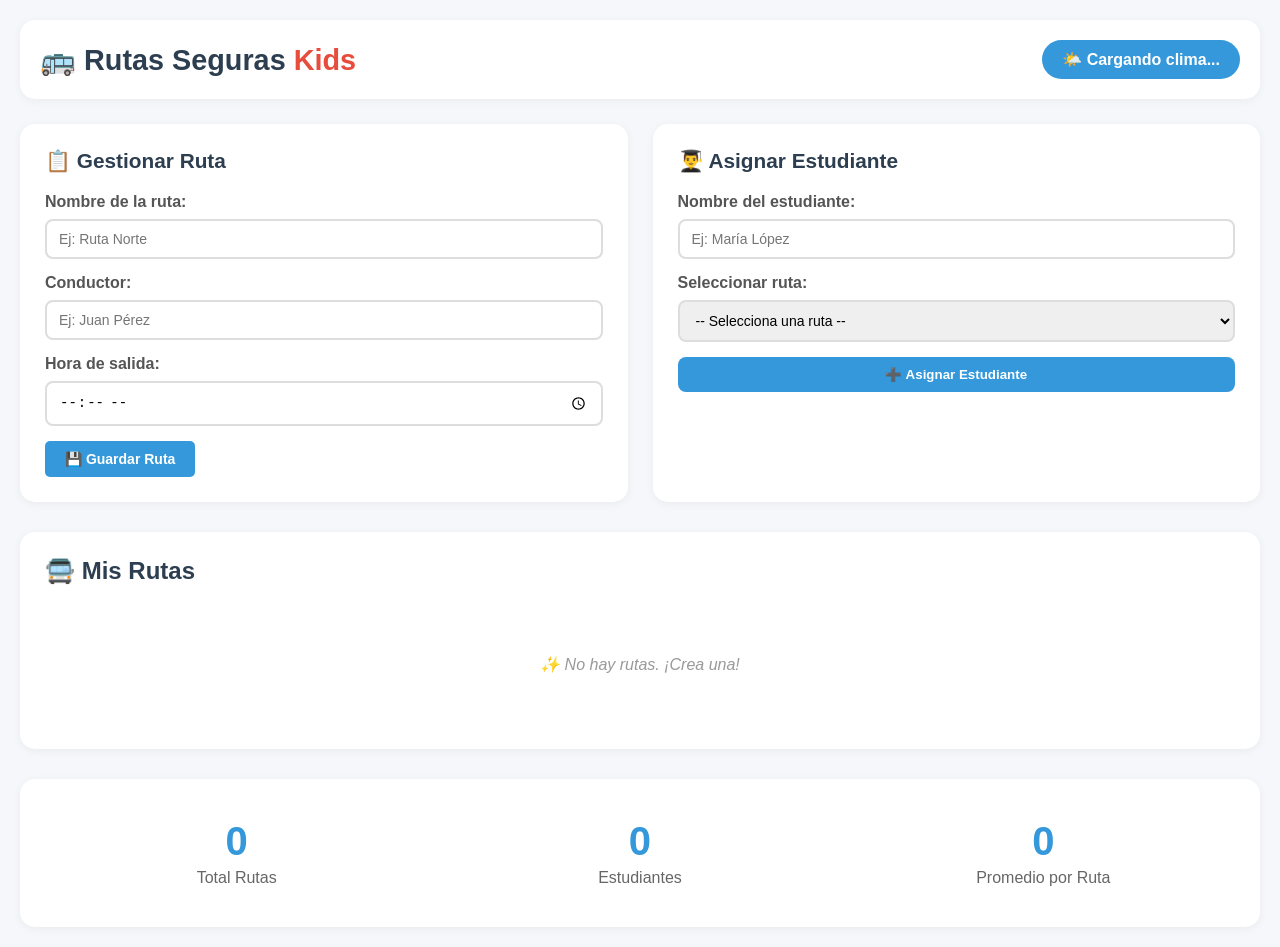
<file: forntend/index.html>
<!DOCTYPE html>
<html lang="es">

<head>
  <meta charset="UTF-8">
  <meta name="viewport" content="width=device-width, initial-scale=1.0">
  <title>Rutas Seguras Kids</title>
  <link rel="stylesheet" href="styles.css">
</head>

<body>

  <!-- ========== CONTENEDOR PRINCIPAL ========== -->
  <div class="contenedor">

    <!-- ========== HEADER ========== -->
    <div class="header">
      <div class="logo">
        <h1>🚌 Rutas Seguras <span>Kids</span></h1>
      </div>
      <div class="clima" id="clima">
        <span>🌤️ Cargando clima...</span>
      </div>
    </div>

    <!-- ========== FORMULARIOS ========== -->
    <div class="formularios">

      <!-- FORMULARIO 1: Gestionar Ruta -->
      <div class="tarjeta">
        <h2>📋 Gestionar Ruta</h2>
        <form id="formRuta">
          <!-- Campo oculto para saber si estamos editando -->
          <input type="hidden" id="editandoId" value="">

          <div id="contenedor-input-ruta" class="campo">
            <label>Nombre de la ruta:</label>
            <input type="text" id="nombreRuta" placeholder="Ej: Ruta Norte">

          </div>

          <div id="contenedor-input-conductor" class="campo">
            <label>Conductor:</label>
            <input type="text" id="conductor" placeholder="Ej: Juan Pérez">
          </div>

          <div id="contenedor-hora-salida" class="campo">
            <label>Hora de salida:</label>
            <input type="time" id="horaSalida">
          </div>

          <div class="grupo-botones">
            <button type="submit" class="btn-guardar">💾 Guardar Ruta</button>
            <button type="button" id="cancelarBtn" style="display: none;">Cancelar Edición</button>
          </div>
        </form>
      </div>

      <!-- FORMULARIO 2: Asignar Estudiante -->
      <div class="tarjeta">
        <h2>👨‍🎓 Asignar Estudiante</h2>
        <form id="formEstudiante">
          <div class="campo">
            <label>Nombre del estudiante:</label>
            <input type="text" id="nombreEstudiante" placeholder="Ej: María López">
          </div>

          <div class="campo">
            <label>Seleccionar ruta:</label>
            <select id="selectRuta">
              <option value="">-- Selecciona una ruta --</option>
            </select>
          </div>

          <button type="submit" class="btn-asignar">➕ Asignar Estudiante</button>
        </form>
      </div>
    </div>

    <!-- ========== LISTA DE RUTAS ========== -->
    <div class="seccion-rutas">
      <h2>🚍 Mis Rutas</h2>

      <div id="contenedorRutas" class="lista-rutas">
        <div class="mensaje-vacio">✨ No hay rutas. ¡Crea una!</div>

      </div>
    </div>

    <!-- ========== ESTADÍSTICAS ========== -->
    <div class="estadisticas">
      <div class="caja-estadistica">
        <div class="numero" id="totalRutas">0</div>
        <div class="texto">Total Rutas</div>
      </div>
      <div class="caja-estadistica">
        <div class="numero" id="totalEstudiantes">0</div>
        <div class="texto">Estudiantes</div>
      </div>
      <div class="caja-estadistica">
        <div class="numero" id="promedioRuta">0</div>
        <div class="texto">Promedio por Ruta</div>
      </div>
    </div>

  </div>

  <!-- Modal para editar ruta -->
  <div id="modalEditarRuta" class="modal" style="display: none;">
    <div class="modal-content">
      <div class="modal-header">
        <h2>✏️ Editar Ruta</h2>
        <span class="modal-close">&times;</span>
      </div>
      <div class="modal-body">
        <input type="hidden" id="modalEditandoId">

        <div class="modal-field">
          <label>Nombre de la ruta:</label>
          <input type="text" id="modalNombreRuta" placeholder="Ej: Ruta Norte">
        </div>

        <div class="modal-field">
          <label>Conductor:</label>
          <input type="text" id="modalConductor" placeholder="Ej: Juan Pérez">
        </div>

        <div class="modal-field">
          <label>Hora de salida:</label>
          <input type="time" id="modalHoraSalida">
        </div>
      </div>
      <div class="modal-footer">
        <button type="button" class="btn-cancelar" id="modalCancelarBtn">Cancelar</button>
        <button type="button" class="btn-guardar" id="modalGuardarBtn">Guardar Cambios</button>
      </div>
    </div>
  </div>

  <script src="/javaScript/app.js"></script>
</body>

</html>
</file>
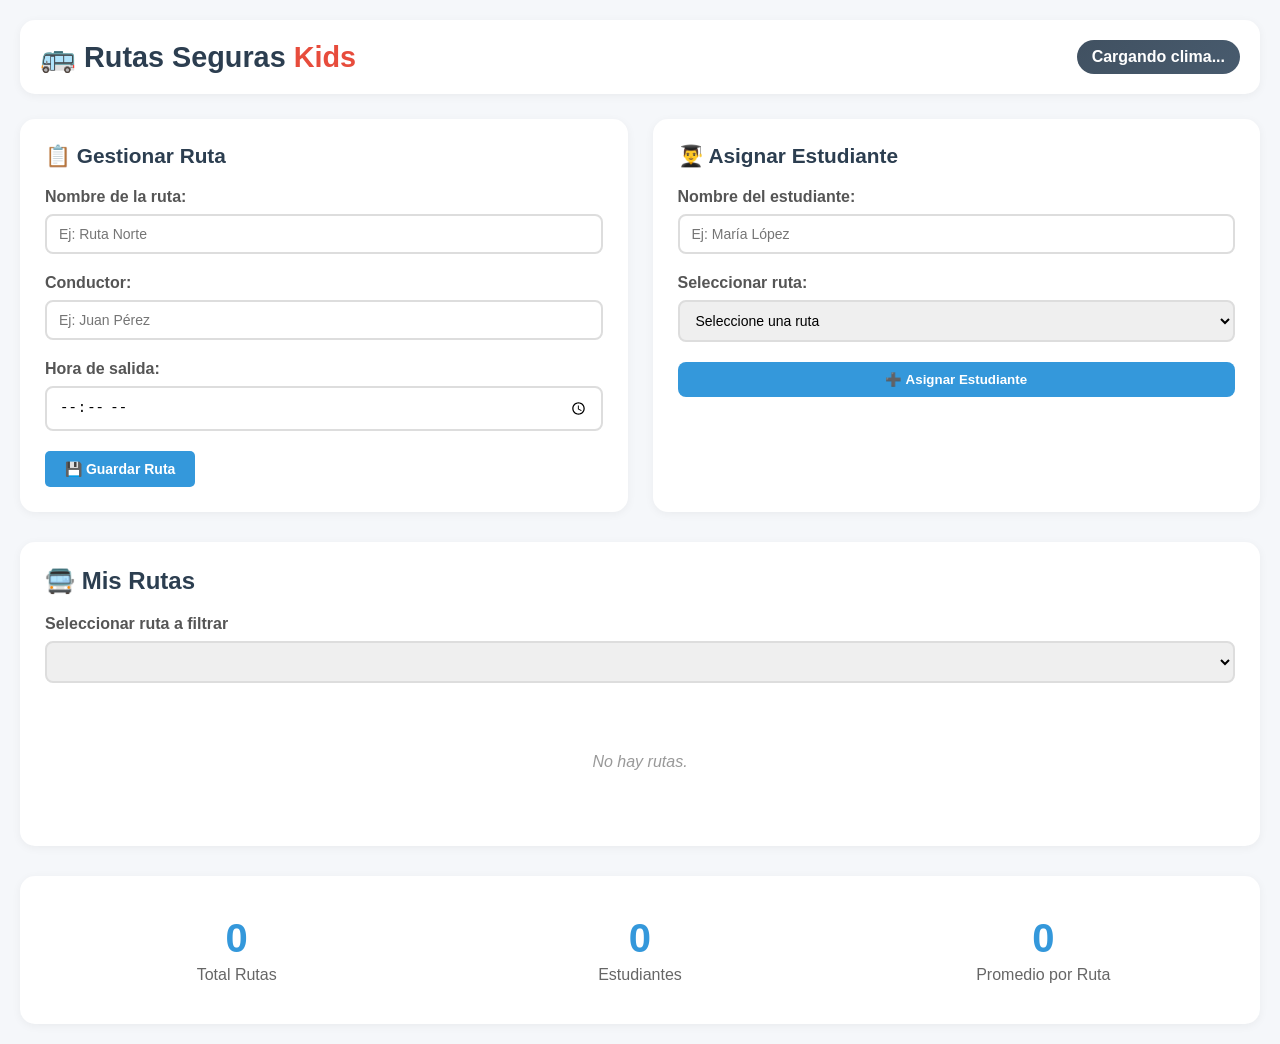
<file: frontend/index.html>
<!DOCTYPE html>
<html lang="es">

<head>
  <meta charset="UTF-8">
  <meta name="viewport" content="width=device-width, initial-scale=1.0">
  <title>Rutas Seguras Kids</title>
  <link rel="stylesheet" href="styles.css">
</head>

<body>

  <!-- ========== CONTENEDOR PRINCIPAL ========== -->
  <div class="contenedor">

    <!-- ========== HEADER ========== -->
    <div class="header">
      <div class="logo">
        <h1>🚌 Rutas Seguras <span>Kids</span></h1>
      </div>
      <div class="clima" id="clima">
        <span>Cargando clima...</span>
      </div>
    </div>

    <!-- ========== FORMULARIOS ========== -->
    <div class="formularios">

      <!-- FORMULARIO 1: Gestionar Ruta -->
      <div class="tarjeta">
        <h2>📋 Gestionar Ruta</h2>
        <form id="formRuta">

          <div id="contenedor-input-ruta" class="campo">
            <label>Nombre de la ruta:</label>
            <input type="text" id="nombreRuta" placeholder="Ej: Ruta Norte">

          </div>

          <div id="contenedor-input-conductor" class="campo">
            <label>Conductor:</label>
            <input type="text" id="conductor" placeholder="Ej: Juan Pérez">
          </div>

          <div id="contenedor-hora-salida" class="campo">
            <label>Hora de salida:</label>
            <input type="time" id="horaSalida">
          </div>

          <div class="grupo-botones">
            <button type="submit" class="btn-guardar">💾 Guardar Ruta</button>
            <button type="button" id="cancelarBtn" style="display: none;">Cancelar Edición</button>
          </div>
        </form>
      </div>

      <!-- FORMULARIO 2: Asignar Estudiante -->
      <div class="tarjeta">
        <h2>👨‍🎓 Asignar Estudiante</h2>
        <form id="formEstudiante">
          <div class="campo">
            <label>Nombre del estudiante:</label>
            <input type="text" id="nombreEstudiante" placeholder="Ej: María López">
          </div>

          <div class="campo">
            <label>Seleccionar ruta:</label>
            <select id="selectRuta">
              <option value="">-- Selecciona una ruta --</option>
            </select>
          </div>

          <button type="submit" class="btn-asignar">➕ Asignar Estudiante</button>
        </form>
      </div>
    </div>

    <!-- ========== LISTA DE RUTAS ========== -->
    <div class="seccion-rutas">
      <div class="campo">
        <h2>🚍 Mis Rutas</h2>
        <label>Seleccionar ruta a filtrar</label>

        <select id="rutasFiltro">
          <opcion value="Todos"> Todos</opcion>
          <opcion value="Ruta Norte"> Ruta Norte</opcion>
          <opcion value="Ruta Sur"> Ruta Sur</opcion>
          <opcion value="Ruta Centro"> Ruta Centro</opcion>
        </select>

      </div>

      <div id="contenedorRutas" class="lista-rutas">
        <div class="mensaje-vacio"> No hay rutas.</div>

      </div>
    </div>

    <!-- ========== ESTADÍSTICAS ========== -->
    <div class="estadisticas">
      <div class="caja-estadistica">
        <div class="numero" id="totalRutas">0</div>
        <div class="texto">Total Rutas</div>
      </div>
      <div class="caja-estadistica">
        <div class="numero" id="totalEstudiantes">0</div>
        <div class="texto">Estudiantes</div>
      </div>
      <div class="caja-estadistica">
        <div class="numero" id="promedioRuta">0</div>
        <div class="texto">Promedio por Ruta</div>
      </div>
    </div>

  </div>

  <!-- Modal para editar ruta -->
  <div id="modalEditarRuta" class="modal" style="display: none;">
    <div class="modal-content">
      <div class="modal-header">
        <h2>✏️ Editar Ruta</h2>
        <span class="modal-close">&times;</span>
      </div>
      <div class="modal-body">
        <input type="hidden" id="modalEditandoId">

        <div class="modal-field">
          <label>Nombre de la ruta:</label>
          <input type="text" id="modalNombreRuta" placeholder="Ej: Ruta Norte">
        </div>

        <div class="modal-field">
          <label>Conductor:</label>
          <input type="text" id="modalConductor" placeholder="Ej: Juan Pérez">
        </div>

        <div class="modal-field">
          <label>Hora de salida:</label>
          <input type="time" id="modalHoraSalida">
        </div>
      </div>
      <div class="modal-footer">
        <button type="button" class="btn-cancelar" id="modalCancelarBtn">Cancelar</button>
        <button type="button" class="btn-guardar" id="modalGuardarBtn">Guardar Cambios</button>
      </div>
    </div>
  </div>

  <script src="/js/app.js"></script>
</body>

</html>
</file>
<file: forntend/styles.css>
/* ========================================== */
/* ESTILOS PRINCIPALES - VERSIÓN CLARA       */
/* ========================================== */

/* Reset básico */
* {
    margin: 0;
    padding: 0;
    box-sizing: border-box;
}

body {
    font-family: 'Segoe UI', Tahoma, Geneva, Verdana, sans-serif;
    background: #f5f7fa;
    padding: 20px;
}

/* Contenedor principal */
.contenedor {
    max-width: 1300px;
    margin: 0 auto;
}

/* ========== HEADER ========== */
.header {
    background: white;
    padding: 20px;
    border-radius: 15px;
    display: flex;
    justify-content: space-between;
    align-items: center;
    margin-bottom: 25px;
    box-shadow: 0 2px 10px rgba(0,0,0,0.05);
}

.logo h1 {
    color: #2c3e50;
    font-size: 1.8rem;
}

.logo span {
    color: #e74c3c;
}

.clima {
    background: #3498db;
    color: white;
    padding: 10px 20px;
    border-radius: 50px;
    font-weight: bold;
}

/* ========== FORMULARIOS ========== */
.formularios {
    display: grid;
    grid-template-columns: 1fr 1fr;
    gap: 25px;
    margin-bottom: 30px;
}

.tarjeta {
    background: white;
    padding: 25px;
    border-radius: 15px;
    box-shadow: 0 2px 10px rgba(0,0,0,0.05);
}

.tarjeta h2 {
    color: #2c3e50;
    margin-bottom: 20px;
    font-size: 1.3rem;
}

.campo {
    margin-bottom: 15px;
}

.campo label {
    display: block;
    margin-bottom: 8px;
    font-weight: 600;
    color: #555;
}

.campo input,
.campo select {
    width: 100%;
    padding: 10px 12px;
    border: 2px solid #ddd;
    border-radius: 8px;
    font-size: 14px;
}

.campo input:focus,
.campo select:focus {
    outline: none;
    border-color: #3498db;
}

/* Botones */
.grupo-botones {
    display: flex;
    gap: 10px;
    margin-top: 10px;
}

button {
    padding: 10px 20px;
    border: none;
    border-radius: 8px;
    cursor: pointer;
    font-weight: bold;
    transition: all 0.3s;
}

.btn-guardar {
    background: #27ae60;
    color: white;
}

.btn-guardar:hover {
    background: #219a52;
}

.btn-asignar {
    background: #3498db;
    color: white;
    width: 100%;
}

.btn-asignar:hover {
    background: #2980b9;
}

.btn-cancelar {
    background: #e74c3c;
    color: white;
}

.btn-cancelar:hover {
    background: #c0392b;
}

/* Clase para ocultar elementos */
.oculto {
    display: none;
}

/* ========== SECCIÓN DE RUTAS ========== */
.seccion-rutas {
    background: white;
    padding: 25px;
    border-radius: 15px;
    margin-bottom: 30px;
    box-shadow: 0 2px 10px rgba(0,0,0,0.05);
}

.seccion-rutas h2 {
    color: #2c3e50;
    margin-bottom: 20px;
}

.lista-rutas {
    display: flex;
    flex-direction: column;
    gap: 15px;
}

.mensaje-vacio {
    text-align: center;
    padding: 50px;
    color: #999;
    font-style: italic;
}

/* ========== ESTADÍSTICAS ========== */
.estadisticas {
    background: white;
    padding: 25px;
    border-radius: 15px;
    display: grid;
    grid-template-columns: repeat(3, 1fr);
    gap: 20px;
    text-align: center;
    box-shadow: 0 2px 10px rgba(0,0,0,0.05);
}

.caja-estadistica {
    padding: 15px;
}

.numero {
    font-size: 2.5rem;
    font-weight: bold;
    color: #3498db;
}

.texto {
    color: #666;
    margin-top: 5px;
}

/* ========== CLASE PARA ERRORES ========== */
.error-input {
    border-color: #e74c3c !important;
    background-color: #ffe6e6; 
}

.toast-alerta {
    position: absolute;
    background-color: #ff4444;
    color: white;
    padding: 8px 15px;
    border-radius: 4px;
    font-size: 14px;
    margin-top: -10;
    margin-left: 10px;
    opacity: 0;
    transition: all 0.3s ease;
    pointer-events: none;
    box-shadow: 0 2px 5px rgba(0,0,0,0.2);
    z-index: 100;
}

.toast-alerta.mostrar {
    opacity: 1;
    margin-top: 5px;
}

.campo {
    position: relative;
}
.error-mensaje {
    color: #e74c3c;
    font-size: 12px;
    margin-top: 5px;
    display: block;
}

/* Modal styles */
.modal {
    position: fixed;
    top: 0;
    left: 0;
    width: 100%;
    height: 100%;
    background-color: rgba(0, 0, 0, 0.5);
    z-index: 1000;
    display: flex;
    justify-content: center;
    align-items: center;
    animation: fadeIn 0.3s ease;
}

.modal-content {
    background-color: white;
    border-radius: 12px;
    width: 90%;
    max-width: 500px;
    box-shadow: 0 4px 20px rgba(0, 0, 0, 0.2);
    animation: slideIn 0.3s ease;
}

.modal-header {
    padding: 20px;
    border-bottom: 1px solid #eee;
    display: flex;
    justify-content: space-between;
    align-items: center;
}

.modal-header h2 {
    margin: 0;
    color: #2c3e50;
    font-size: 1.5rem;
}

.modal-close {
    font-size: 28px;
    font-weight: bold;
    cursor: pointer;
    color: #999;
    transition: color 0.2s;
}

.modal-close:hover {
    color: #e74c3c;
}

.modal-body {
    padding: 20px;
}

.modal-field {
    margin-bottom: 20px;
}

.modal-field label {
    display: block;
    margin-bottom: 8px;
    font-weight: bold;
    color: #2c3e50;
}

.modal-field input {
    width: 100%;
    padding: 10px;
    border: 1px solid #ddd;
    border-radius: 5px;
    font-size: 14px;
    transition: border-color 0.2s;
}

.modal-field input:focus {
    outline: none;
    border-color: #3498db;
}

.modal-footer {
    padding: 20px;
    border-top: 1px solid #eee;
    display: flex;
    justify-content: flex-end;
    gap: 10px;
}

.btn-guardar {
    background-color: #3498db;
    color: white;
    border: none;
    padding: 10px 20px;
    border-radius: 5px;
    cursor: pointer;
    font-size: 14px;
    transition: background-color 0.2s;
}

.btn-guardar:hover {
    background-color: #2980b9;
}

.btn-cancelar {
    background-color: #95a5a6;
    color: white;
    border: none;
    padding: 10px 20px;
    border-radius: 5px;
    cursor: pointer;
    font-size: 14px;
    transition: background-color 0.2s;
}

.btn-cancelar:hover {
    background-color: #7f8c8d;
}

@keyframes fadeIn {
    from {
        opacity: 0;
    }
    to {
        opacity: 1;
    }
}

@keyframes slideIn {
    from {
        transform: translateY(-50px);
        opacity: 0;
    }
    to {
        transform: translateY(0);
        opacity: 1;
    }
}

/* ========== RESPONSIVE ========== */

/* Breakpoint 1: Tablets (1024px) */
@media (max-width: 1024px) {
    .formularios {
        gap: 20px;
    }
    
    .contenedor {
        padding: 0 10px;
    }
}

/* Breakpoint 2: Tablets pequeñas (768px) */
@media (max-width: 768px) {
    .formularios {
        grid-template-columns: 1fr;
        gap: 20px;
    }
    
    .header {
        flex-direction: column;
        text-align: center;
        gap: 15px;
    }
    
    .estadisticas {
        grid-template-columns: 1fr;
        gap: 10px;
    }
    
    .grupo-botones {
        flex-direction: column;
    }
    
    button {
        width: 100%;
    }
}

/* Breakpoint 3: Móviles (480px) */
@media (max-width: 480px) {
    body {
        padding: 10px;
    }
    
    .logo h1 {
        font-size: 1.3rem;
    }
    
    .tarjeta {
        padding: 15px;
    }
    
    .clima {
        font-size: 12px;
        padding: 8px 15px;
    }
    
    .numero {
        font-size: 1.8rem;
    }
}
</file>
<file: frontend/styles.css>
/* ========================================== */
/* ESTILOS PRINCIPALES - VERSIÓN CLARA       */
/* ========================================== */

/* Reset básico */
* {
    margin: 0;
    padding: 0;
    box-sizing: border-box;
}

body {
    font-family: 'Segoe UI', Tahoma, Geneva, Verdana, sans-serif;
    background: #f5f7fa;
    padding: 20px;
}

/* Contenedor principal */
.contenedor {
    max-width: 1300px;
    margin: 0 auto;
}

/* ========== HEADER ========== */
.header {
    background: white;
    padding: 20px;
    border-radius: 15px;
    display: flex;
    justify-content: space-between;
    align-items: center;
    margin-bottom: 25px;
    box-shadow: 0 2px 10px rgba(0,0,0,0.05);
}

.logo h1 {
    color: #2c3e50;
    font-size: 1.8rem;
}

.logo span {
    color: #e74c3c;
}

.clima {
    background: #3498db;
    color: white;
    padding: 10px 20px;
    border-radius: 50px;
    font-weight: bold;
}

/* ========== FORMULARIOS ========== */
.formularios {
    display: grid;
    grid-template-columns: 1fr 1fr;
    gap: 25px;
    margin-bottom: 30px;
}

.tarjeta {
    background: white;
    padding: 25px;
    border-radius: 15px;
    box-shadow: 0 2px 10px rgba(0,0,0,0.05);
}

.tarjeta h2 {
    color: #2c3e50;
    margin-bottom: 20px;
    font-size: 1.3rem;
}

.campo {
    margin-bottom: 15px;
}

.campo label {
    display: block;
    margin-bottom: 8px;
    font-weight: 600;
    color: #555;
}

.campo input,
.campo select {
    width: 100%;
    padding: 10px 12px;
    border: 2px solid #ddd;
    border-radius: 8px;
    font-size: 14px;
}

.campo input:focus,
.campo select:focus {
    outline: none;
    border-color: #3498db;
}

/* Botones */
.grupo-botones {
    display: flex;
    gap: 10px;
    margin-top: 10px;
}

button {
    padding: 10px 20px;
    border: none;
    border-radius: 8px;
    cursor: pointer;
    font-weight: bold;
    transition: all 0.3s;
}

.btn-guardar {
    background: #27ae60;
    color: white;
}

.btn-guardar:hover {
    background: #219a52;
}

.btn-asignar {
    background: #3498db;
    color: white;
    width: 100%;
}

.btn-asignar:hover {
    background: #2980b9;
}

.btn-cancelar {
    background: #e74c3c;
    color: white;
}

.btn-cancelar:hover {
    background: #c0392b;
}

/* Clase para ocultar elementos */
.oculto {
    display: none;
}

/* ========== SECCIÓN DE RUTAS ========== */
.seccion-rutas {
    background: white;
    padding: 25px;
    border-radius: 15px;
    margin-bottom: 30px;
    box-shadow: 0 2px 10px rgba(0,0,0,0.05);
}

.seccion-rutas h2 {
    color: #2c3e50;
    margin-bottom: 20px;
}

.lista-rutas {
    display: flex;
    flex-direction: column;
    gap: 15px;
}

.mensaje-vacio {
    text-align: center;
    padding: 50px;
    color: #999;
    font-style: italic;
}

/* ========== ESTADÍSTICAS ========== */
.estadisticas {
    background: white;
    padding: 25px;
    border-radius: 15px;
    display: grid;
    grid-template-columns: repeat(3, 1fr);
    gap: 20px;
    text-align: center;
    box-shadow: 0 2px 10px rgba(0,0,0,0.05);
}

.caja-estadistica {
    padding: 15px;
}

.numero {
    font-size: 2.5rem;
    font-weight: bold;
    color: #3498db;
}

.texto {
    color: #666;
    margin-top: 5px;
}

/* ========== ESTILOS PARA ERRORES ========== */
.campo {
    position: relative;
    margin-bottom: 20px;
}

/* Estilo para inputs con error */
.error-input {
    border: 2px solid #e74c3c !important;
    background-color: #fff5f5 !important;
    transition: all 0.3s ease;
}

/* Contenedor para las alertas */
#contenedor-input-ruta,
#contenedor-input-conductor,
#contenedor-hora-salida,
.contenedor-nombre-estudiante,
.contenedor-select-ruta {
    position: relative;
}

/* Estilo base de la alerta (invisible inicialmente) */
.toast-alerta {
    position: absolute;
    top: -30px;
    left: 0;
    background-color: #e74c3c;
    color: white;
    padding: 5px 12px;
    border-radius: 6px;
    font-size: 12px;
    font-weight: 500;
    z-index: 100;
    opacity: 0;
    visibility: hidden;
    transform: translateY(-10px);
    transition: all 0.3s cubic-bezier(0.68, -0.55, 0.265, 1.55);
    box-shadow: 0 2px 8px rgba(0,0,0,0.2);
    white-space: nowrap;
}

/* Flechita de la alerta */
.toast-alerta::before {
    content: '';
    position: absolute;
    bottom: -6px;
    left: 20px;
    width: 0;
    height: 0;
    border-left: 6px solid transparent;
    border-right: 6px solid transparent;
    border-top: 6px solid #e74c3c;
}



/* Clase para mostrar la alerta (con animación) */
.toast-alerta.mostrar {
    opacity: 1;
    visibility: visible;
    transform: translateY(0);
    animation: vibrar 0.5s ease;
}

/* Animación de vibración para el input con error */
@keyframes vibrar {
    0% { transform: translateX(0); }
    25% { transform: translateX(-5px); }
    50% { transform: translateX(5px); }
    75% { transform: translateX(-3px); }
    100% { transform: translateX(0); }
}

/* Animación de entrada de la alerta */
@keyframes slideInDown {
    from {
        opacity: 0;
        transform: translateY(-15px);
    }
    to {
        opacity: 1;
        transform: translateY(0);
    }
}

/* Versión responsiva */
@media (max-width: 768px) {
    .toast-alerta {
        position: relative;
        top: 0;
        margin-bottom: 8px;
        white-space: normal;
    }
    
    .toast-alerta::before {
        display: none;
    }
}

/* Estilos del Modal */
.modal {
    position: fixed;
    top: 0;
    left: 0;
    width: 100%;
    height: 100%;
    background-color: rgba(0, 0, 0, 0.5);
    z-index: 1000;
    display: flex;
    justify-content: center;
    align-items: center;
    animation: fadeIn 0.3s ease;
}

.modal-content {
    background-color: white;
    border-radius: 12px;
    width: 90%;
    max-width: 500px;
    box-shadow: 0 4px 20px rgba(0, 0, 0, 0.2);
    animation: slideIn 0.3s ease;
}

.modal-header {
    padding: 20px;
    border-bottom: 1px solid #eee;
    display: flex;
    justify-content: space-between;
    align-items: center;
}

.modal-header h2 {
    margin: 0;
    color: #2c3e50;
    font-size: 1.5rem;
}

.modal-close {
    font-size: 28px;
    font-weight: bold;
    cursor: pointer;
    color: #999;
    transition: color 0.2s;
}

.modal-close:hover {
    color: #e74c3c;
}

.modal-body {
    padding: 20px;
}

.modal-field {
    margin-bottom: 20px;
}

.modal-field label {
    display: block;
    margin-bottom: 8px;
    font-weight: bold;
    color: #2c3e50;
}

.modal-field input {
    width: 100%;
    padding: 10px;
    border: 1px solid #ddd;
    border-radius: 5px;
    font-size: 14px;
    transition: border-color 0.2s;
}

.modal-field input:focus {
    outline: none;
    border-color: #3498db;
}

.modal-footer {
    padding: 20px;
    border-top: 1px solid #eee;
    display: flex;
    justify-content: flex-end;
    gap: 10px;
}

.btn-guardar {
    background-color: #3498db;
    color: white;
    border: none;
    padding: 10px 20px;
    border-radius: 5px;
    cursor: pointer;
    font-size: 14px;
    transition: background-color 0.2s;
}

.btn-guardar:hover {
    background-color: #2980b9;
}

.btn-cancelar {
    background-color: #95a5a6;
    color: white;
    border: none;
    padding: 10px 20px;
    border-radius: 5px;
    cursor: pointer;
    font-size: 14px;
    transition: background-color 0.2s;
}

.btn-cancelar:hover {
    background-color: #7f8c8d;
}

/* ESTILOS DEL CLIMA */
.clima {
    display: flex;
    align-items: center;
    background: linear-gradient(135deg, rgba(44, 62, 80, 0.9), rgba(52, 73, 94, 0.9));
    padding: 8px 15px;
    border-radius: 50px;
    backdrop-filter: blur(5px);
    transition: all 0.3s ease;
}

.clima:hover {
    transform: scale(1.02);
    background: linear-gradient(135deg, rgba(44, 62, 80, 1), rgba(52, 73, 94, 1));
}

.clima-contenedor {
    display: flex;
    align-items: center;
    gap: 12px;
}

.clima-principal {
    display: flex;
    align-items: center;
    gap: 8px;
}

.clima-icono {
    width: 40px;
    height: 40px;
    filter: drop-shadow(0 2px 4px rgba(0,0,0,0.2));
}

.clima-icono-simulado {
    font-size: 40px;
}

.clima-temperatura {
    display: flex;
    align-items: flex-start;
    font-weight: bold;
}

.temp-valor {
    font-size: 24px;
    line-height: 1;
}

.temp-unidad {
    font-size: 14px;
    margin-top: 2px;
}

.clima-detalles {
    display: flex;
    flex-direction: column;
    font-size: 11px;
}

.clima-ciudad {
    font-weight: bold;
    font-size: 13px;
    color: #fff;
}

.clima-descripcion {
    text-transform: capitalize;
    font-size: 11px;
    opacity: 0.9;
}

.clima-extra {
    display: flex;
    gap: 8px;
    margin-top: 2px;
    font-size: 10px;
    opacity: 0.8;
}

.clima-humedad, .clima-viento, .clima-sensacion {
    display: inline-flex;
    align-items: center;
    gap: 2px;
}

.clima-cargando {
    font-size: 12px;
    opacity: 0.8;
}

.clima-aviso {
    font-size: 9px;
    color: #ff9800;
    margin-top: 2px;
}

.clima-nocturno {
    background: linear-gradient(135deg, rgba(25, 35, 50, 0.95), rgba(35, 45, 60, 0.95));
}

/* Responsive para clima */
@media (max-width: 768px) {
    .clima {
        padding: 5px 12px;
    }
    
    .clima-contenedor {
        gap: 8px;
    }
    
    .clima-icono {
        width: 30px;
        height: 30px;
    }
    
    .temp-valor {
        font-size: 18px;
    }
    
    .clima-ciudad {
        font-size: 11px;
    }
    
    .clima-extra {
        font-size: 9px;
        flex-wrap: wrap;
    }
}

@keyframes fadeIn {
    from {
        opacity: 0;
    }
    to {
        opacity: 1;
    }
}

@keyframes slideIn {
    from {
        transform: translateY(-50px);
        opacity: 0;
    }
    to {
        transform: translateY(0);
        opacity: 1;
    }
}

/* ========== RESPONSIVE ========== */

/* Breakpoint 1: Tablets (1024px) */
@media (max-width: 1024px) {
    .formularios {
        gap: 20px;
    }
    
    .contenedor {
        padding: 0 10px;
    }
}

/* Breakpoint 2: Tablets pequeñas (768px) */
@media (max-width: 768px) {
    .formularios {
        grid-template-columns: 1fr;
        gap: 20px;
    }
    
    .header {
        flex-direction: column;
        text-align: center;
        gap: 15px;
    }
    
    .estadisticas {
        grid-template-columns: 1fr;
        gap: 10px;
    }
    
    .grupo-botones {
        flex-direction: column;
    }
    
    button {
        width: 100%;
    }
}

/* Breakpoint 3: Móviles (480px) */
@media (max-width: 480px) {
    body {
        padding: 10px;
    }
    
    .logo h1 {
        font-size: 1.3rem;
    }
    
    .tarjeta {
        padding: 15px;
    }
    
    .clima {
        font-size: 12px;
        padding: 8px 15px;
    }
    
    .numero {
        font-size: 1.8rem;
    }
}
</file>
